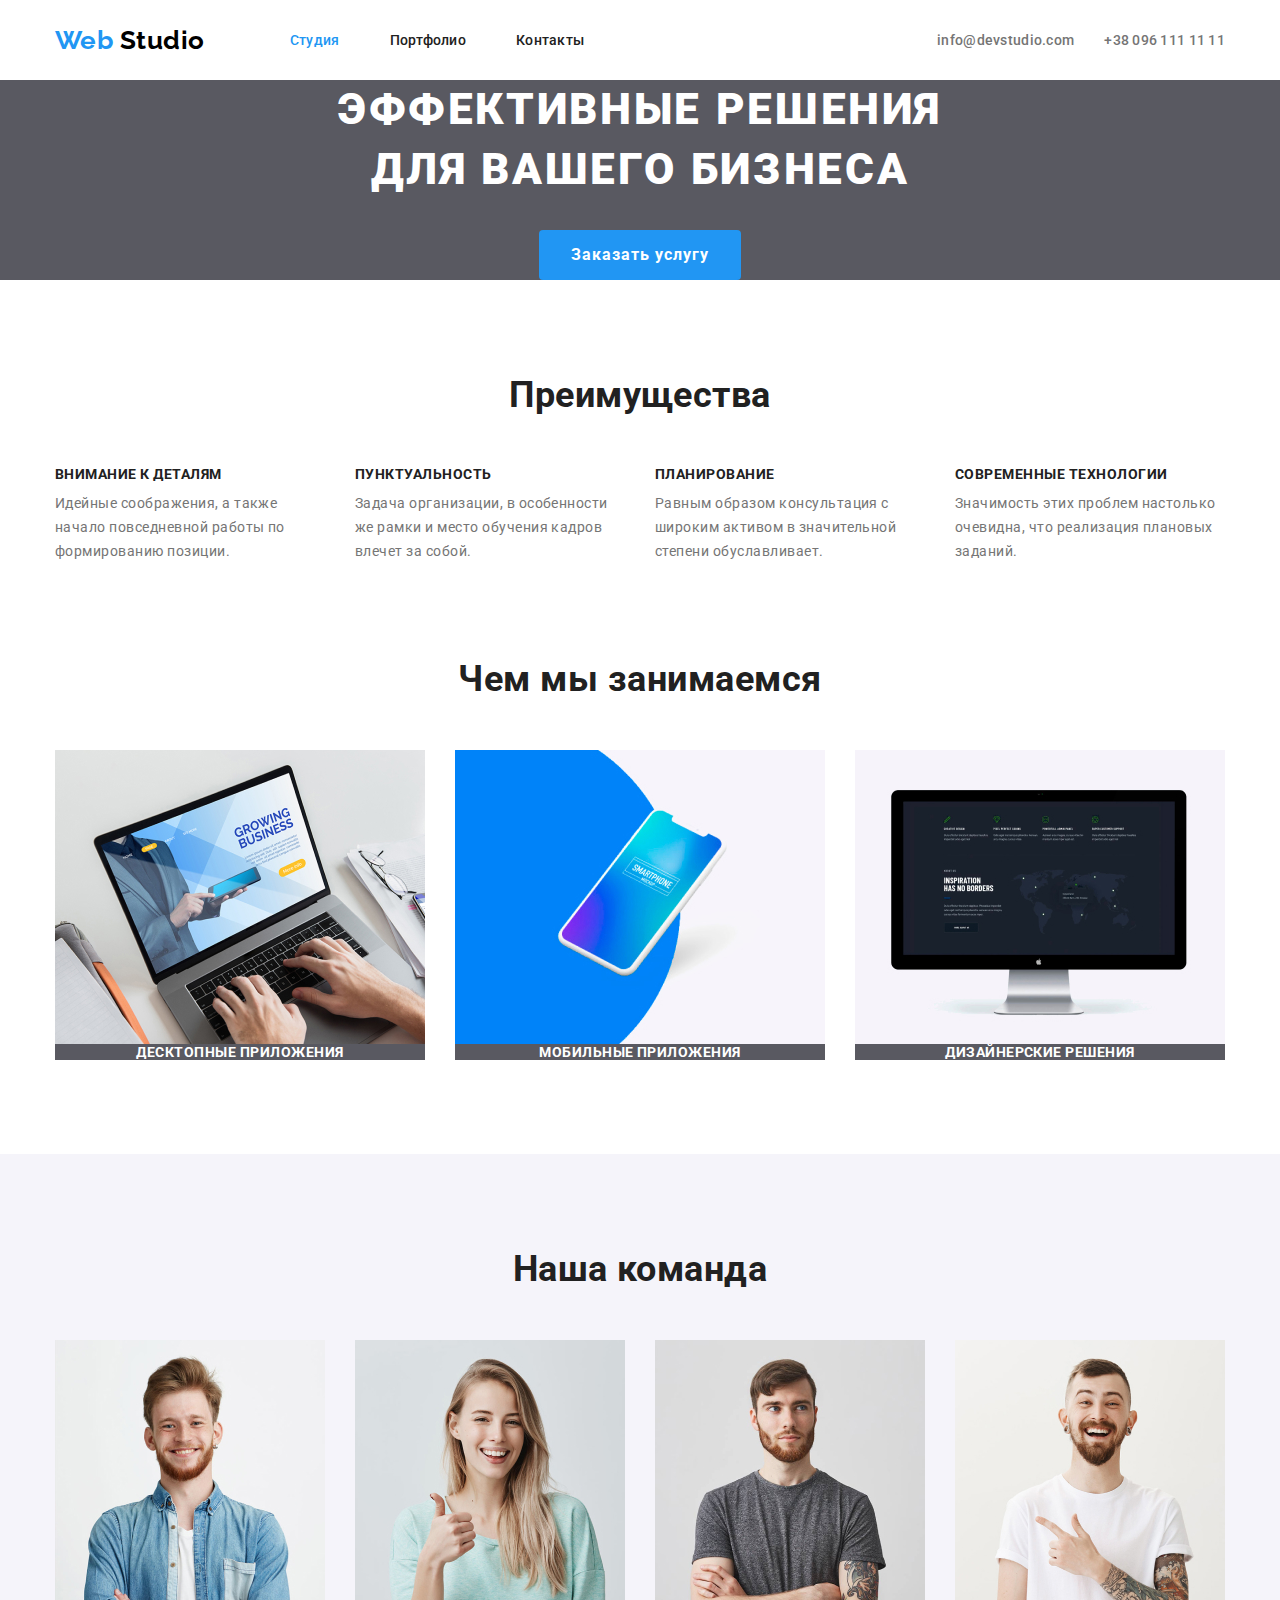
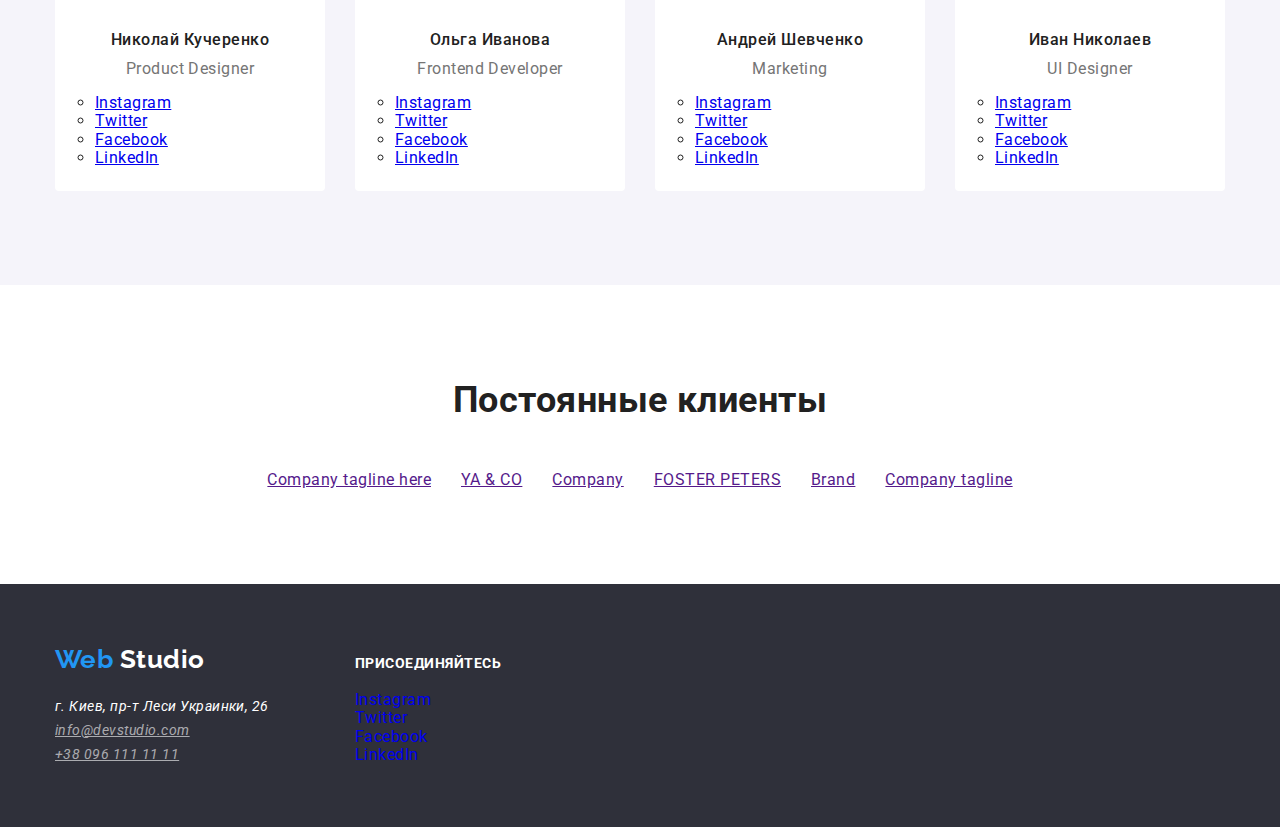
<file: index.html>
<!DOCTYPE html>
<html lang="ru">
  <head>
    <meta charset="UTF-8" />
    <meta name="viewport" content="width=device-width, initial-scale=1.0" />
    <title>Web Studio</title>
    <link
      href="https://fonts.googleapis.com/css2?family=Raleway:wght@700&family=Roboto:wght@400;500;700;900&display=swap"
      rel="stylesheet"
    />
    <link rel="stylesheet" href="./css/normalize.css" />
    <link rel="stylesheet" href="./css/style.css" />
  </head>
  <body>
    <!--Шапка сайта-->

    <header class="header">
      <div class="conteiner main-nav">
        <nav class="navigate">
          <a href="./index.html" class="logo link">
            Web <span class="logo-black">Studio</span>
          </a>

          <ul class="site-nav list">
            <li class="item"><a href="" class="link current">Студия</a></li>
            <li class="item">
              <a href="./portfolio.html" class="link">Портфолио</a>
            </li>
            <li class="item"><a href="" class="link">Контакты</a></li>
          </ul>
        </nav>

        <ul class="contacts list">
          <li class="item">
            <a href="mailto:info@devstudio.com" class="link">
              info@devstudio.com
            </a>
          </li>
          <li class="item">
            <a href="tel:+380961111111" class="link"> +38 096 111 11 11 </a>
          </li>
        </ul>
      </div>
    </header>
    <main>
      <!-- Герой-->
      <section class="hero">
        <h1 class="hero-title">
          Эффективные решения <br />
          для вашего бизнеса
        </h1>
        <button class="button">Заказать услугу</button>
      </section>

      <!-- Преимущества-->
      <section class="section">
        <div class="conteiner advantages">
          <h2 class="section-title">Преимущества</h2>
          <ul class="advantages-list list">
            <li class="advantages-item">
              <h3 class="advantages-title">Внимание к деталям</h3>
              <p class="advantages-text">
                Идейные соображения, а также начало повседневной работы по
                формированию позиции.
              </p>
            </li>
            <li class="advantages-item">
              <h3 class="advantages-title">Пунктуальность</h3>
              <p class="advantages-text">
                Задача организации, в особенности же рамки и место обучения
                кадров влечет за собой.
              </p>
            </li>
            <li class="advantages-item">
              <h3 class="advantages-title">Планирование</h3>
              <p class="advantages-text">
                Равным образом консультация с широким активом в значительной
                степени обуславливает.
              </p>
            </li>
            <li class="advantages-item">
              <h3 class="advantages-title">Современные технологии</h3>
              <p class="advantages-text">
                Значимость этих проблем настолько очевидна, что реализация
                плановых заданий.
              </p>
            </li>
          </ul>
        </div>
      </section>

      <!--Чем занимаемся-->
      <section class="section engage">
        <div class="conteiner">
          <h2 class="section-title engage-title">Чем мы занимаемся</h2>
          <ul class="engage-list list">
            <li class="engage-item">
              <img
                src="./images/desktop.jpg"
                class="img"
                alt="ноутбук"
                width="370"
              />
              <h3 class="app-title">Десктопные приложения</h3>
            </li>
            <li class="engage-item">
              <img
                src="./images/phone.jpg"
                alt="смартфон"
                width="370"
                class="img"
              />
              <h3 class="app-title">Мобильные приложения</h3>
            </li>
            <li class="engage-item">
              <img
                src="./images/design.jpg"
                alt="монитор"
                width="370"
                class="img"
              />
              <h3 class="app-title">Дизайнерские решения</h3>
            </li>
          </ul>
        </div>
      </section>

      <!--Команда-->
      <section class="section team">
        <div class="conteiner">
          <h2 class="section-title team-title">Наша команда</h2>
          <ul class="team-list list">
            <li class="team-item">
              <img
                src="./images/nikoiay.jpg"
                alt=""
                width="270"
                class="team-foto img"
              />
              <div class="team-desc">
                <h3 class="team-names">Николай Кучеренко</h3>
                <p class="team-function">Product Designer</p>
                <ul>
                  <li>
                    <a
                      href="https://www.instagram.com"
                      target="blank"
                      rel="noopener"
                      aria-label="Ссылка на Instagram"
                    >
                      Instagram</a
                    >
                  </li>
                  <li>
                    <a
                      href="https://twitter.com/explore"
                      target="blank"
                      rel="noopener"
                      aria-label="Ссылка на Twitter"
                    >
                      Twitter</a
                    >
                  </li>
                  <li>
                    <a
                      href="https://www.facebook.com"
                      target="blank"
                      rel="noopener"
                      aria-label="Ссылка на Facebook"
                    >
                      Facebook</a
                    >
                  </li>
                  <li>
                    <a
                      href="https://linkedin.com/"
                      target="blank"
                      rel="noopener"
                      aria-label="Ссылка на LinkedIn"
                    >
                      LinkedIn</a
                    >
                  </li>
                </ul>
              </div>
            </li>
            <li class="team-item">
              <img
                src="./images/olga.jpg"
                alt=""
                width="270"
                class="team-foto img"
              />
              <div class="team-desc">
                <h3 class="team-names">Ольга Иванова</h3>
                <p class="team-function">Frontend Developer</p>
                <ul>
                  <li>
                    <a
                      href="https://www.instagram.com"
                      target="blank"
                      rel="noopener"
                      aria-label="Ссылка на Instagram"
                    >
                      Instagram</a
                    >
                  </li>
                  <li>
                    <a
                      href="https://twitter.com/explore"
                      target="blank"
                      rel="noopener"
                      aria-label="Ссылка на Twitter"
                    >
                      Twitter</a
                    >
                  </li>
                  <li>
                    <a
                      href="https://www.facebook.com"
                      target="blank"
                      rel="noopener"
                      aria-label="Ссылка на Facebook"
                    >
                      Facebook</a
                    >
                  </li>
                  <li>
                    <a
                      href="https://linkedin.com/"
                      target="blank"
                      rel="noopener"
                      aria-label="Ссылка на LinkedIn"
                    >
                      LinkedIn</a
                    >
                  </li>
                </ul>
              </div>
            </li>
            <li class="team-item">
              <img
                src="./images/andrey.jpg"
                alt=""
                width="270"
                class="team-foto img"
              />
              <div class="team-desc">
                <h3 class="team-names">Андрей Шевченко</h3>
                <p class="team-function">Marketing</p>
                <ul>
                  <li>
                    <a
                      href="https://www.instagram.com"
                      target="blank"
                      rel="noopener"
                      aria-label="Ссылка на Instagram"
                    >
                      Instagram</a
                    >
                  </li>
                  <li>
                    <a
                      href="https://twitter.com/explore"
                      target="blank"
                      rel="noopener"
                      aria-label="Ссылка на Twitter"
                    >
                      Twitter</a
                    >
                  </li>
                  <li>
                    <a
                      href="https://www.facebook.com"
                      target="blank"
                      rel="noopener"
                      aria-label="Ссылка на Facebook"
                    >
                      Facebook</a
                    >
                  </li>
                  <li>
                    <a
                      href="https://linkedin.com/"
                      target="blank"
                      rel="noopener"
                      aria-label="Ссылка на LinkedIn"
                    >
                      LinkedIn</a
                    >
                  </li>
                </ul>
              </div>
            </li>
            <li class="team-item">
              <img
                src="./images/ivan.jpg"
                alt=""
                width="270"
                class="team-foto img"
              />
              <div class="team-desc">
                <h3 class="team-names">Иван Николаев</h3>
                <p class="team-function">UI Designer</p>
                <ul>
                  <li>
                    <a
                      href="https://www.instagram.com"
                      target="blank"
                      rel="noopener"
                      aria-label="Ссылка на Instagram"
                    >
                      Instagram</a
                    >
                  </li>
                  <li>
                    <a
                      href="https://twitter.com/explore"
                      target="blank"
                      rel="noopener"
                      aria-label="Ссылка на Twitter"
                    >
                      Twitter</a
                    >
                  </li>
                  <li>
                    <a
                      href="https://www.facebook.com"
                      target="blank"
                      rel="noopener"
                      aria-label="Ссылка на Facebook"
                    >
                      Facebook</a
                    >
                  </li>
                  <li>
                    <a
                      href="https://linkedin.com/"
                      target="blank"
                      rel="noopener"
                      aria-label="Ссылка на LinkedIn"
                    >
                      LinkedIn</a
                    >
                  </li>
                </ul>
              </div>
            </li>
          </ul>
        </div>
      </section>

      <!--Постоянные клиенты-->
      <section class="section">
        <div class="conteiner">
          <h2 class="section-title">Постоянные клиенты</h2>
          <ul class="clients-list list">
            <li class="clients-item"><a href="">Company tagline here</a></li>
            <li class="clients-item"><a href="">YA & CO</a></li>
            <li class="clients-item"><a href="">Company</a></li>
            <li class="clients-item"><a href="">FOSTER PETERS</a></li>
            <li class="clients-item"><a href="">Brand</a></li>
            <li class="clients-item"><a href="">Company tagline</a></li>
          </ul>
        </div>
      </section>
    </main>

    <!-- Футер -->
    <footer class="footer">
      <div class="conteiner footer-content">
        <div class="footer-box">
          <a href="./index.html" class="logo link logo-footer">
            Web <span class="logo-white">Studio</span>
          </a>
          <address class="address">
            г. Киев, пр-т Леси Украинки, 26
            <ul class="list">
              <li>
                <a href="mailto:info@devstudio.com">
                  info@devstudio.com
                </a>
              </li>
              <li><a href="tel:+380961111111"> +38 096 111 11 11 </a></li>
            </ul>
          </address>
        </div>

        <div class="footer-box">
          <h3 class="join">Присоединяйтесь</h3>
          <ul class="list link">
            <li>
              <a
                href="https://www.instagram.com"
                target="blank"
                rel="noopener"
                aria-label="Ссылка на Instagram"
                class="link"
              >
                Instagram</a
              >
            </li>
            <li>
              <a
                href="https://twitter.com/explore"
                target="blank"
                rel="noopener"
                aria-label="Ссылка на Twitter"
                class="link"
              >
                Twitter</a
              >
            </li>
            <li>
              <a
                href="https://www.facebook.com/"
                target="blank"
                rel="noopener"
                aria-label="Ссылка на Facebook"
                class="link"
              >
                Facebook</a
              >
            </li>
            <li>
              <a
                href="https://linkedin.com/"
                target="blank"
                rel="noopener"
                aria-label="Ссылка на LinkedIn"
                class="link"
              >
                LinkedIn</a
              >
            </li>
          </ul>
        </div>
      </div>
    </footer>
  </body>
</html>
</file>
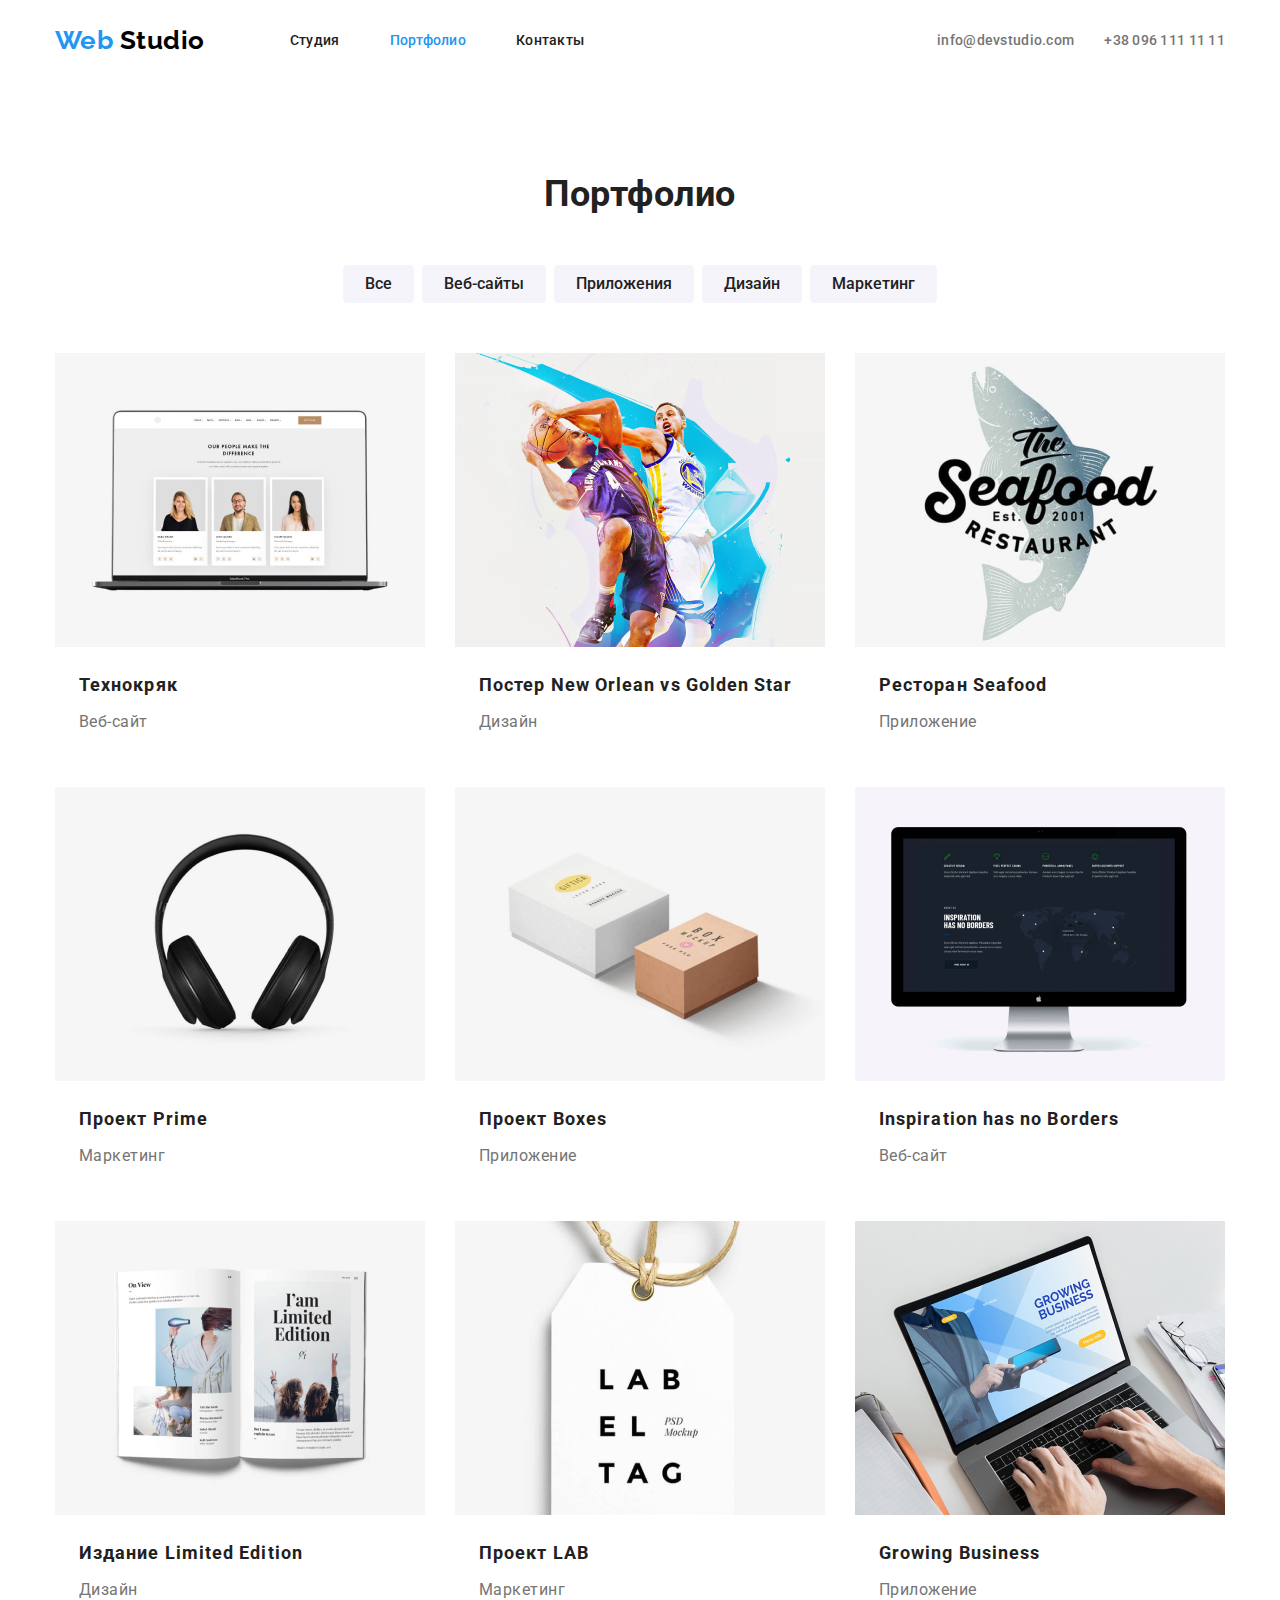
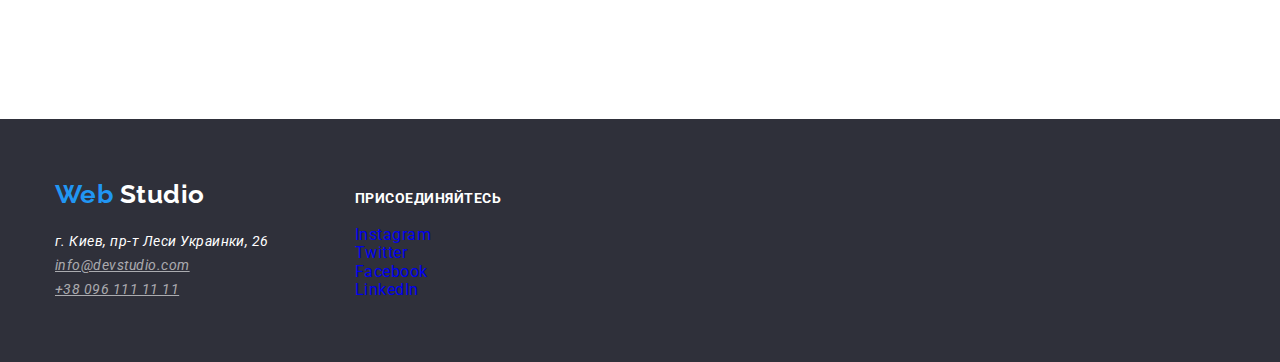
<file: portfolio.html>
<!DOCTYPE html>
<html lang="ru">
  <head>
    <meta charset="UTF-8" />
    <meta name="viewport" content="width=device-width, initial-scale=1.0" />
    <title>Portfolio</title>
    <link
      href="https://fonts.googleapis.com/css2?family=Raleway:wght@700&family=Roboto:wght@400;500;700&display=swap"
      rel="stylesheet"
    />
    <link rel="stylesheet" href="./css/normalize.css" />
    <link rel="stylesheet" href="./css/style.css" />
  </head>
  <body>
    <!--Шапка сайта-->

    <header>
      <div class="conteiner main-nav">
        <nav class="navigate">
          <a href="./index.html" class="logo link">
            Web <span class="logo-black">Studio</span>
          </a>

          <ul class="site-nav list">
            <li class="item"><a href="./index.html" class="link">Студия</a></li>
            <li class="item">
              <a href="./portfolio.html" class="link current">Портфолио</a>
            </li>
            <li class="item"><a href="" class="link">Контакты</a></li>
          </ul>
        </nav>

        <ul class="contacts list">
          <li class="item">
            <a href="mailto:info@devstudio.com" class="link">
              info@devstudio.com
            </a>
          </li>
          <li class="item">
            <a href="tel:+380961111111" class="link"> +38 096 111 11 11 </a>
          </li>
        </ul>
      </div>
    </header>

    <main>
      <!-- Порфолио -->
      <section class="portfolio">
        <div class="conteiner">
          <h1 class="section-title">Портфолио</h1>
          <ul class="filter-list list">
            <li class="btn"><button class="btn-portfolio">Все</button></li>
            <li class="btn">
              <button class="btn-portfolio">Веб-сайты</button>
            </li>
            <li class="btn">
              <button class="btn-portfolio">Приложения</button>
            </li>
            <li class="btn"><button class="btn-portfolio">Дизайн</button></li>
            <li class="btn">
              <button class="btn-portfolio">Маркетинг</button>
            </li>
          </ul>

          <ul class="portfolio-items list">
            <li class="portfolio-card">
              <a href="" class="link">
                <!-- <p class="portfolio-hov">
                  Технокряк это современная площадка распространения
                  коронавируса. Компании используют эту платформу для цифрового
                  шпионажа и атак на защищённые сервера конкурентовы.
                </p> -->
                <img
                  src="./images/portfolio/img.jpg"
                  alt=""
                  class="img portfolio-img"
                />
                <div class="portfolio-desc">
                  <h2 class="portfolio-title">Технокряк</h2>
                  <p class="portfolio-text">Веб-сайт</p>
                </div>
              </a>
            </li>
            <li class="portfolio-card">
              <a href="" class="link">
                <img
                  src="./images/portfolio/goldenstar.jpg"
                  alt=""
                  class="img portfolio-img"
                />
                <div class="portfolio-desc">
                  <h2 class="portfolio-title">
                    Постер New Orlean vs Golden Star
                  </h2>
                  <p class="portfolio-text">Дизайн</p>
                </div></a
              >
            </li>

            <li class="portfolio-card">
              <a href="" class="link">
                <img
                  src="./images/portfolio/seafood.jpg"
                  alt=""
                  class="img portfolio-img"
                />
                <div class="portfolio-desc">
                  <h2 class="portfolio-title">Ресторан Seafood</h2>
                  <p class="portfolio-text">Приложение</p>
                </div></a
              >
            </li>
            <li class="portfolio-card">
              <a href="" class="link">
                <img
                  src="./images/portfolio/prime.jpg"
                  alt=""
                  class="img portfolio-img"
                />
                <div class="portfolio-desc">
                  <h2 class="portfolio-title">Проект Prime</h2>
                  <p class="portfolio-text">Маркетинг</p>
                </div>
              </a>
            </li>
            <li class="portfolio-card">
              <a href="" class="link">
                <img
                  src="./images/portfolio/boxes.jpg"
                  alt=""
                  class="img portfolio-img"
                />
                <div class="portfolio-desc">
                  <h2 class="portfolio-title">Проект Boxes</h2>
                  <p class="portfolio-text">Приложение</p>
                </div></a
              >
            </li>

            <li class="portfolio-card">
              <a href="" class="link">
                <img
                  src="./images/portfolio/insriration.jpg"
                  alt=""
                  class="img portfolio-img"
                />
                <div class="portfolio-desc">
                  <h2 class="portfolio-title">Inspiration has no Borders</h2>
                  <p class="portfolio-text">Веб-сайт</p>
                </div></a
              >
            </li>
            <li class="portfolio-card">
              <a href="" class="link">
                <img
                  src="./images/portfolio/limitededition.jpg"
                  alt=""
                  class="img portfolio-img"
                />
                <div class="portfolio-desc">
                  <h2 class="portfolio-title">Издание Limited Edition</h2>
                  <p class="portfolio-text">Дизайн</p>
                </div></a
              >
            </li>
            <li class="portfolio-card">
              <a href="" class="link">
                <img
                  src="./images/portfolio/lab.jpg"
                  alt=""
                  class="img portfolio-img"
                />
                <div class="portfolio-desc">
                  <h2 class="portfolio-title">Проект LAB</h2>
                  <p class="portfolio-text">Маркетинг</p>
                </div></a
              >
            </li>
            <li class="portfolio-card">
              <a href="" class="link">
                <img
                  src="./images/portfolio/growingbusiness.jpg"
                  alt=""
                  class="img portfolio-img"
                />
                <div class="portfolio-desc">
                  <h2 class="portfolio-title">Growing Business</h2>
                  <p class="portfolio-text">Приложение</p>
                </div></a
              >
            </li>
          </ul>
        </div>
      </section>
    </main>

    <!-- Футер -->
    <footer class="footer">
      <div class="conteiner footer-content">
        <div class="footer-box">
          <a href="./index.html" class="logo link logo-footer">
            Web <span class="logo-white">Studio</span>
          </a>
          <address class="address">
            г. Киев, пр-т Леси Украинки, 26
            <ul class="list">
              <li>
                <a href="mailto:info@devstudio.com">
                  info@devstudio.com
                </a>
              </li>
              <li><a href="tel:+380961111111"> +38 096 111 11 11 </a></li>
            </ul>
          </address>
        </div>

        <div class="footer-box">
          <h3 class="join">Присоединяйтесь</h3>
          <ul class="list">
            <li>
              <a
                href="https://www.instagram.com"
                target="blank"
                rel="noopener"
                aria-label="Ссылка на Instagram"
                class="link"
              >
                Instagram</a
              >
            </li>
            <li>
              <a
                href="https://twitter.com/explore"
                target="blank"
                rel="noopener"
                aria-label="Ссылка на Twitter"
                class="link"
              >
                Twitter</a
              >
            </li>
            <li>
              <a
                href="https://www.facebook.com/"
                target="blank"
                rel="noopener"
                aria-label="Ссылка на Facebook"
                class="link"
              >
                Facebook</a
              >
            </li>
            <li>
              <a
                href="https://linkedin.com/"
                target="blank"
                rel="noopener"
                aria-label="Ссылка на LinkedIn"
                class="link"
              >
                LinkedIn</a
              >
            </li>
          </ul>
        </div>
      </div>
    </footer>
  </body>
</html>
</file>
<file: css/style.css>
html {
  box-sizing: border-box;
}

*,
*::before,
*::after {
  box-sizing: inherit;
}

:root {
  --primery-text-color: #212121;
  --secondary-text-color: #757575;
  --accent-text-color: #2196f3;
  --primery-white-color: #ffffff;
  --footer-color: #2f303a;
}

/* общие стили сайта  */
body {
  font-family: "Roboto", sans-serif;
  letter-spacing: 0.03em;
  color: var(--primery-text-color);
  background-color: var(--primery-white-color);
}

.list {
  list-style: none;
  margin: 0;
  padding: 0;
}

.link {
  text-decoration: none;
}
.section {
  padding-top: 94px;
  padding-bottom: 94px;
}

.section-title {
  margin-top: 0;
  margin-bottom: 50px;

  font-weight: 700;
  font-size: 36px;
  line-height: 1.167;
  text-align: center;

  color: var(--primery-text-color);
}

.img {
  display: block;
}
.conteiner {
  width: 1200px;
  padding-left: 15px;
  padding-right: 15px;
  margin: 0 auto;
  /* outline: 1px solid black; */
}

/* Стили шапки */

.main-nav {
  display: flex;
  align-items: center;
}

.navigate {
  display: flex;
  align-items: center;
}

/* стили логотипа */

.logo {
  font-family: Raleway;
  font-weight: 700;
  font-size: 26px;
  line-height: 1.192;
  color: #2196f3;
}
.logo-black {
  color: #000000;
}
.logo-white {
  color: #ffffff;
}

/* стили ссылок */

.site-nav {
  display: flex;
  margin-left: 85px;
}
.site-nav .item:not(:last-child) {
  margin-right: 50px;
}
.site-nav .link {
  display: block;
  padding-top: 32px;
  padding-bottom: 32px;

  font-weight: 500;
  font-size: 14px;
  line-height: 1.142;
  letter-spacing: 0.02em;
  color: var(--primery-text-color);
}
.site-nav .link:hover,
.site-nav .link:focus {
  color: var(--accent-text-color);
}

.site-nav .link.current {
  color: var(--accent-text-color);
}

/* Стили контактов */

.contacts {
  display: flex;
  margin-left: auto;
}
.contacts .item:not(:last-child) {
  margin-right: 30px;
}
.contacts .link {
  font-weight: 500;
  font-size: 14px;
  line-height: 1.142;
  letter-spacing: 0.02em;
  color: var(--secondary-text-color);
}
.contacts .link:hover,
.contacts .link:focus {
  color: var(--accent-text-color);
}

/* стили героя */
.hero {
  background-color: rgba(47, 48, 58, 0.8);
  text-align: center;
}
.hero-title {
  margin-top: 0;
  margin-bottom: 30px;

  font-weight: 900;
  font-size: 44px;
  line-height: 1.363;

  letter-spacing: 0.06em;
  text-transform: uppercase;
  color: var(--primery-white-color);
}
/* button */

.button {
  display: inline-block;
  min-width: 200px;
  border-radius: 4px;
  border: transparent;
  padding: 10px 32px;

  color: var(--primery-white-color);
  font-weight: 700;
  font-size: 16px;
  line-height: 1.875;
  text-align: center;
  letter-spacing: 0.06em;

  background-color: VAR(--accent-text-color);
}
.button:hover {
  background-color: VAR(--secondary-text-color);
}

/* стилm заголовка преимуществ */

.advantages-title {
  margin-top: 0;
  margin-bottom: 10px;
  font-weight: 700;
  font-size: 14px;
  line-height: 1.143;

  text-transform: uppercase;
  color: var(--primery-text-color);
}
/* описание преимуществ */
.advantages-text {
  margin: 0;

  font-size: 14px;
  line-height: 1.714;
  color: var(--secondary-text-color);
}
.advantages-list {
  display: flex;
}

.advantages-item {
  width: calc((100% - 90px) / 4);
}
.advantages-item:not(:last-child) {
  margin-right: 30px;
}
/* стили "Чем мы занимамся */
.engage {
  padding-top: 0;
}
.engage-list {
  display: flex;
}
.engage-item {
  width: calc((100% - 60px) / 3);
}
.engage-item:not(:last-child) {
  margin-right: 30px;
}

.app-title {
  margin: 0;
  font-weight: 700;
  font-size: 14px;
  line-height: 1.143;
  text-align: center;
  text-transform: uppercase;
  color: var(--primery-white-color);
  background: rgba(47, 48, 58, 0.8);
}

/* стили команды */
.team {
  background-color: #f5f4fa;
}
.team-list {
  display: flex;
}
.team-item {
  border-radius: 0px 0px 4px 4px;
  padding-bottom: 24px;

  width: calc((100% - 90px) / 4);
  background-color: var(--primery-white-color);
}
.team-item:not(:last-child) {
  margin-right: 30px;
}

.team-desc {
  padding-top: 30px;
}
.team-names {
  margin-top: 0;
  margin-bottom: 10px;

  font-weight: 500;
  font-size: 16px;
  line-height: 1.187;
  text-align: center;
  color: var(--primery-text-color);
}

.team-function {
  margin-top: 0;
  margin-bottom: 16px;

  font-size: 16px;
  line-height: 1.187;
  text-align: center;

  color: var(--secondary-text-color);
}
ul a:hover,
ul a:focus {
  color: var(--accent-text-color);
}
.team-card {
  background-color: var(--primery-white-color);
}

.clients-list {
  display: flex;
  justify-content: center;
}
.clients-item:not(:last-child) {
  margin-right: 30px;
}

/* стили футера */
.footer {
  background-color: var(--footer-color);
  padding-top: 60px;
  padding-bottom: 60px;
}

.footer-content {
  display: flex;
  align-items: baseline;
}

.logo-footer {
  display: inline-block;
  margin-bottom: 20px;
}

.footer-box {
  width: 270px;
}
.footer-box:not(:last-child) {
  margin-right: 30px;
}

.address {
  font-size: 14px;
  line-height: 1.714;
  color: var(--primery-white-color);
}

.address a {
  color: rgba(255, 255, 255, 0.6);
}

.join {
  margin-top: 0;
  margin-bottom: 20px;

  font-weight: 700;
  font-size: 14px;
  line-height: 1.143;
  text-transform: uppercase;
  color: var(--primery-white-color);
}

/* стили портфолио */
.portfolio {
  padding-top: 93px;
  padding-bottom: 94px;
}

.filter-list {
  display: flex;
  justify-content: center;
  margin-bottom: 50px;
}
.btn:not(:last-child) {
  margin-right: 8px;
}
.btn-portfolio {
  padding-top: 6px;
  padding-bottom: 6px;
  padding-left: 22px;
  padding-right: 22px;
  border-radius: 4px;
  border: transparent;

  font-weight: 500;
  font-size: 16px;
  line-height: 1.625;
  text-align: center;
  color: var(--primery-text-color);
  background: #f5f4fa;
}
.btn-portfolio:hover,
.btn-portfolio:focus {
  color: var(--primery-white-color);
  background-color: var(--accent-text-color);
}
.portfolio-items {
  display: flex;
  flex-wrap: wrap;
}

.portfolio-card {
  width: calc((100% - 60px) / 3);
  margin-right: 30px;
  margin-bottom: 30px;
}
.portfolio-card:nth-child(3n) {
  margin-right: 0;
}
.portfolio-card:nth-last-child(-n + 3) {
  margin-bottom: 0;
}

.portfolio-desc {
  padding-top: 20px;
  padding-bottom: 20px;
  padding-left: 24px;
  padding-right: 24px;
}

.portfolio-title {
  margin-top: 0;
  margin-bottom: 4px;

  font-weight: 700;
  font-size: 18px;
  line-height: 2;
  letter-spacing: 0.06em;
  color: var(--primery-text-color);
}
.portfolio-text {
  margin: 0;
  font-size: 16px;
  line-height: 1.875;
  color: var(--secondary-text-color);
}

.portfolio-hov {
  font-size: 18px;
  line-height: 1.556;
  color: var(--primery-white-color);
  background-color: var(--accent-text-color);
}

.portfolio-items .link:hover {
  background-color: var(--accent-text-color);
}
</file>
